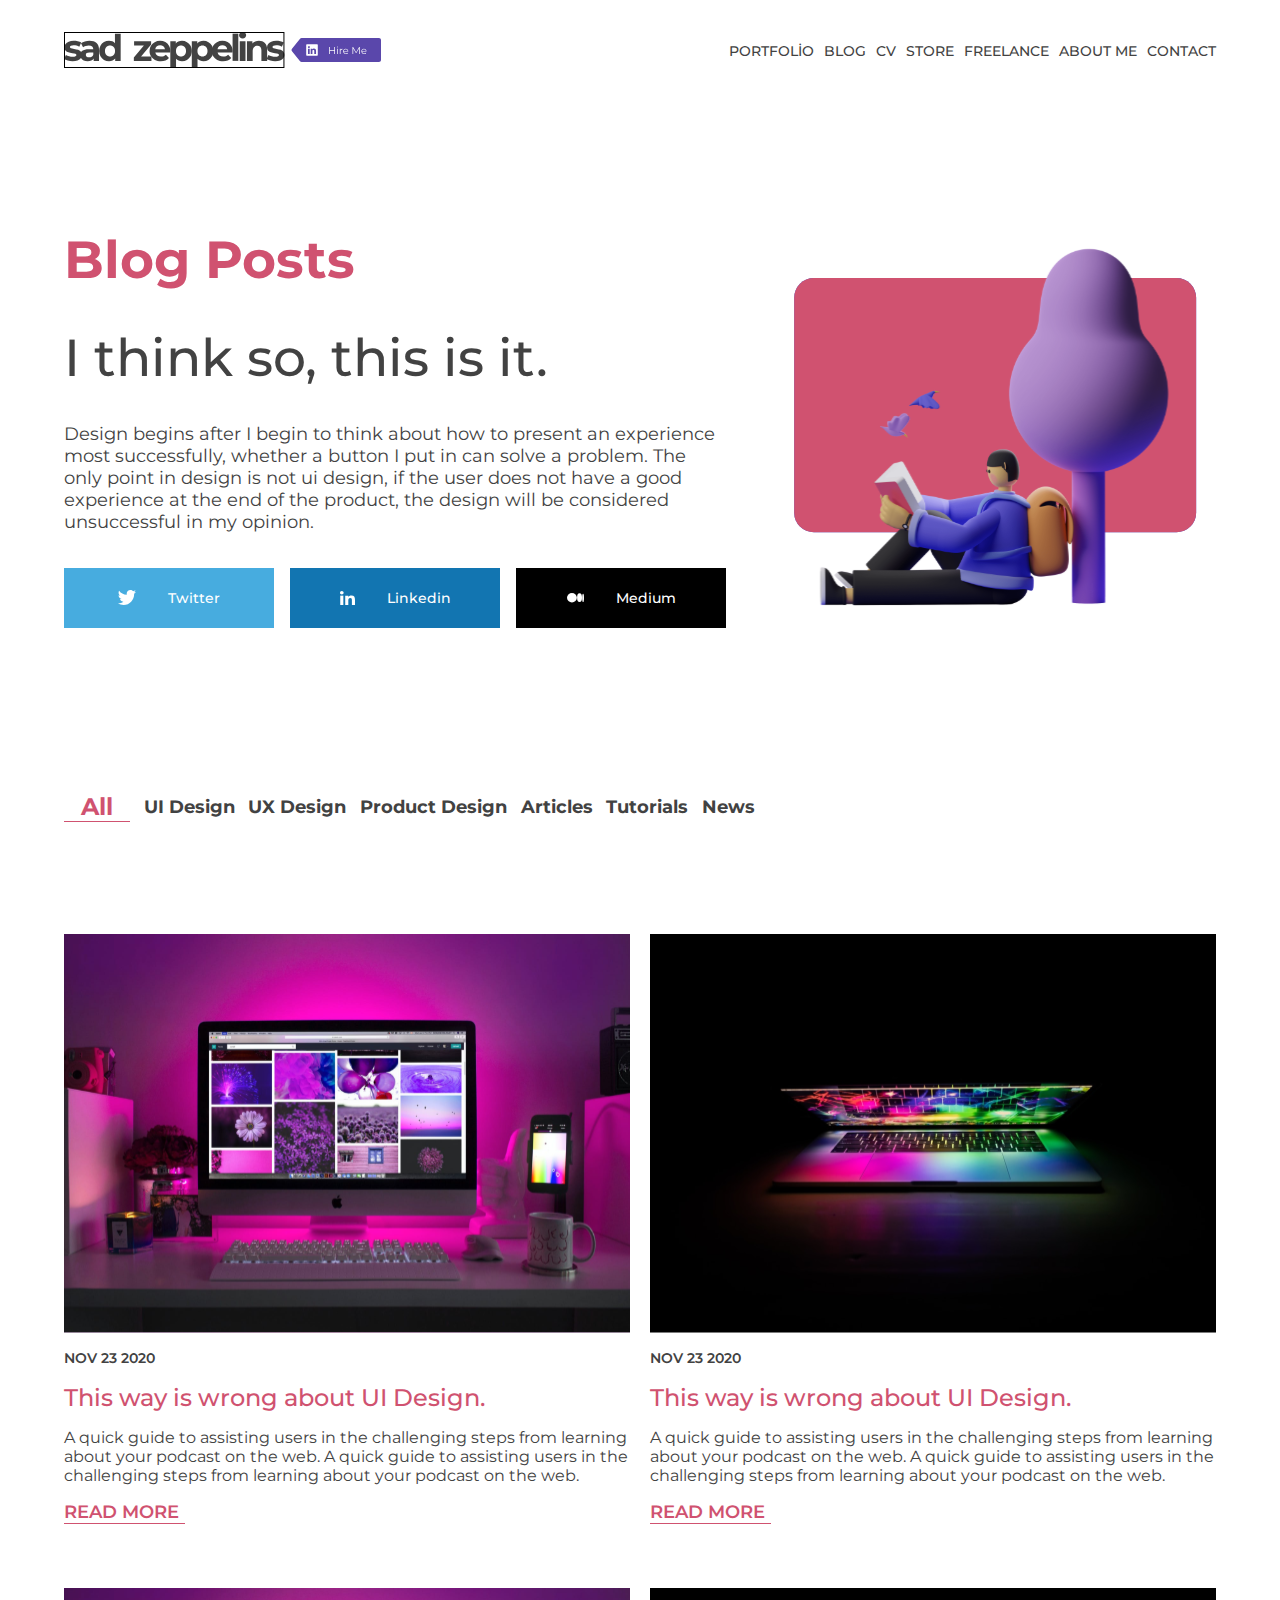
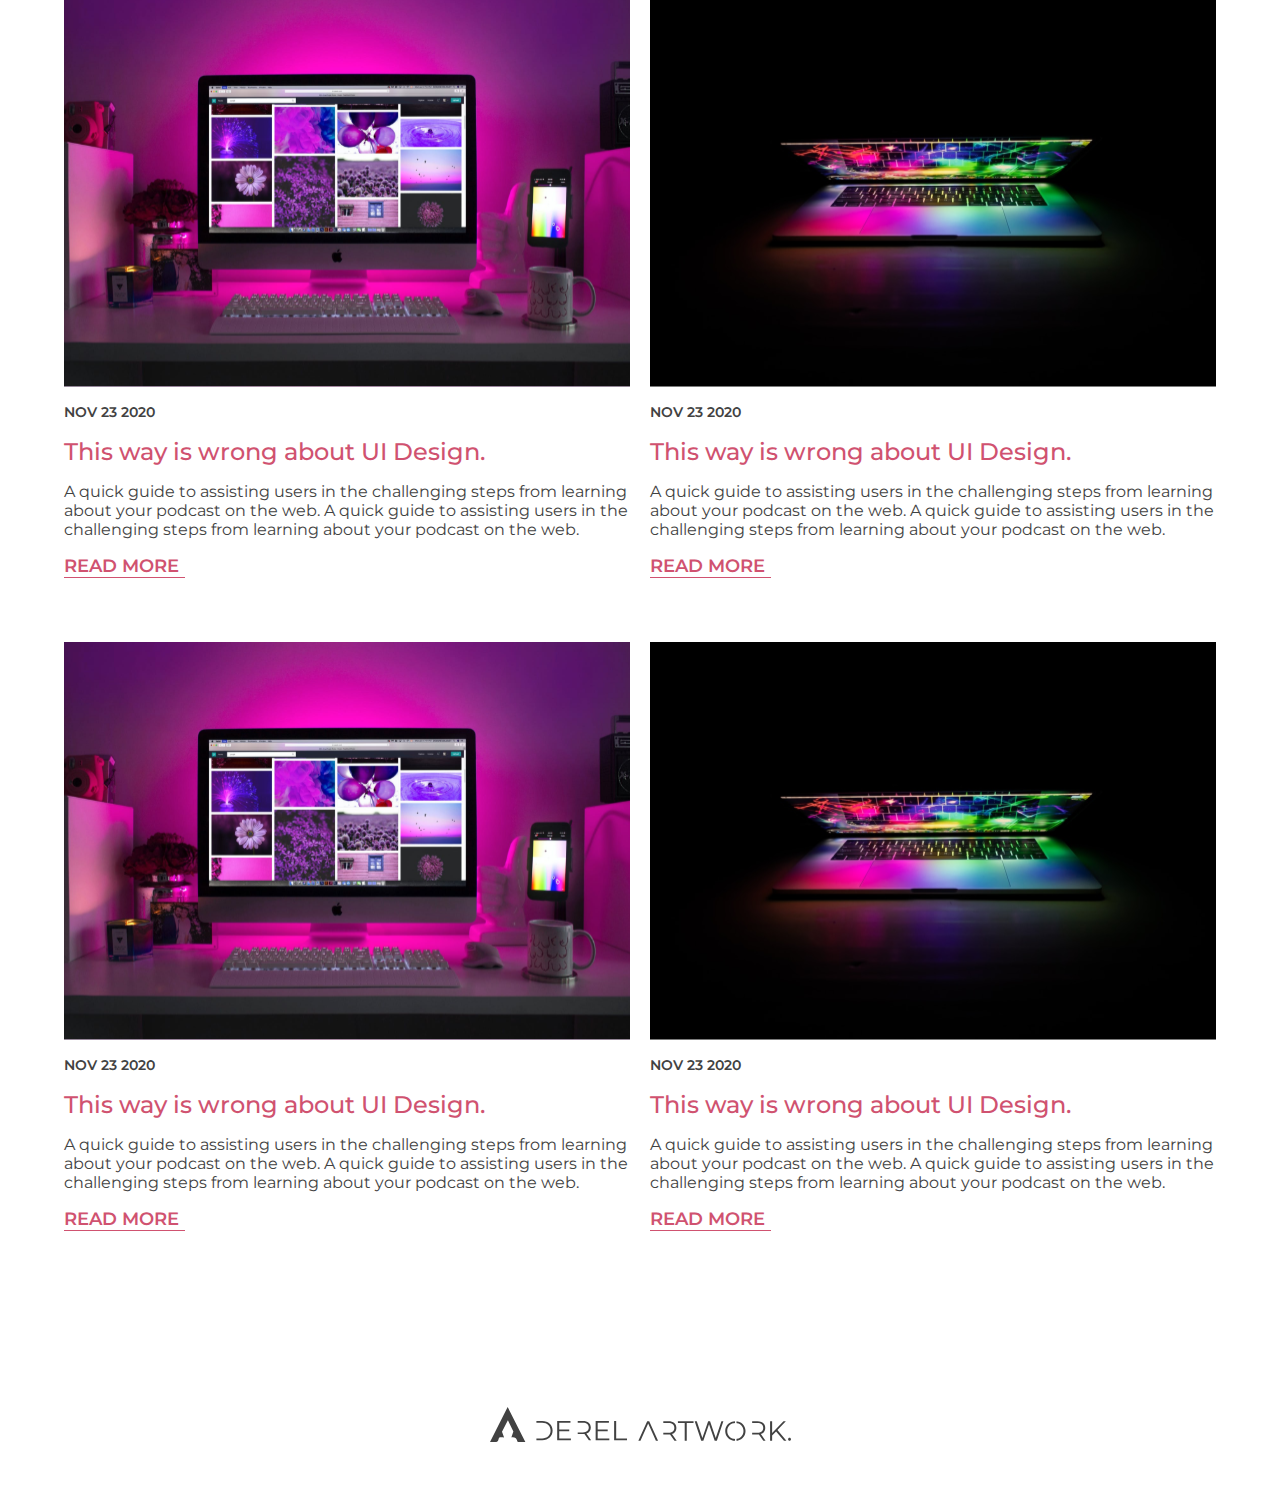
<file: index.html>
<!DOCTYPE html>
<html lang="en">

<head>
    <meta charset="UTF-8">
    <meta http-equiv="X-UA-Compatible" content="IE=edge">
    <meta name="viewport" content="width=device-width, initial-scale=1.0">
    <title>Zeppelins Home</title>
    <link rel="stylesheet" href="/index.css">
    <link rel="stylesheet" media="screen and (max-width: 1240px)" href="/middle.css" />
    <link rel="stylesheet" media="screen and (max-width: 940px)" href="/tablet.css" />
    <link rel="stylesheet" media="screen and (max-width: 788px)" href="/mobil.css" />
</head>

<body>
    <header>
        <div class="header-left">
            <img class="Header-Logo" src="/images/Header-Logo.svg" alt="Logo">
            <img Class="Header-Hire-Me" src="/images/Hire-Me.svg" alt="HireMe">
        </div>

        <div class="nav-bar">
            <ul>
                <li><a href="#">PORTFOLİO</a></li>
                <li><a class="active" href="/blog.html" target="_blank">BLOG</a></li>
                <li><a href="#">CV</a></li>
                <li><a href="#">STORE</a></li>
                <li><a href="#">FREELANCE</a></li>
                <li><a href="#">ABOUT ME</a></li>
                <li><a href="#">CONTACT</a></li>
            </ul>
        </div>
        <img class="icon" src="/images/menu-icon.svg" alt="">
    </header>
    <div class="banner">
        <div class="banner-left">
            <h1>Blog Posts</h1>
            <h3>I think so, this is it. </h3>
            <p>Design begins after I begin to think about how to present an experience most successfully, whether a
                button I put in can solve a problem. The only point in design is not ui design, if the user does not
                have a good experience at the end of the product, the design will be considered unsuccessful in my
                opinion.</p>
            <div class="buttons">

                <a class="Twitter" href="#"><img src="/images/twitter.svg" alt=""> Twitter</a>
                <a href="#"class="Linkedin"> <img src="/images/linked_in.svg" alt=""> Linkedin</a>
                <a href="#"class="Medium"> <img src="/images/medium.svg" alt=""> Medium</a>
            </div>


        </div>
        <div class="banner-right">
            <img src="/images/Banner-img.svg" alt="">
        </div>
    </div>

    <div class="section-nav">
      <ul>
        <li class="activeLi visible"><a class="active" href="#">All</a></li>
        <li class="visible"><a href="#">UI Design</a></li>
        <li class="visible"><a href="#">UX Design</a></li>
        <li class="visible"><a href="#">Product Design</a></li>
        <li class="none"><a href="#">Articles</a></li>
        <li class="none"><a href="#">Tutorials</a></li>
        <li class="none"><a href="#">News</a></li>
      </ul>
    </div>
    <section>
        <div class="cards">
            <img src="/images/Photo-1.svg" alt="">
            <span>NOV 23 2020</span>
            <h3>This way is wrong about UI Design.</h3>
            <p>A quick guide to assisting users in the challenging steps from learning about your podcast on the web.  A quick guide to assisting users in the challenging steps from learning about your podcast on the web.</p>
            <span class="more">READ MORE</span>
        </div>
        <div class="cards">
            <img src="/images/Photo-2.svg" alt="">
            <span>NOV 23 2020</span>
            <h3>This way is wrong about UI Design.</h3>
            <p>A quick guide to assisting users in the challenging steps from learning about your podcast on the web.  A quick guide to assisting users in the challenging steps from learning about your podcast on the web.</p>
            <span class="more">READ MORE</span>
        </div>
        <div class="cards">
            <img src="/images/Photo-1.svg" alt="">
            <span>NOV 23 2020</span>
            <h3>This way is wrong about UI Design.</h3>
            <p>A quick guide to assisting users in the challenging steps from learning about your podcast on the web.  A quick guide to assisting users in the challenging steps from learning about your podcast on the web.</p>
            <span class="more">READ MORE</span>
        </div>
        <div class="cards">
            <img src="/images/Photo-2.svg" alt="">
            <span>NOV 23 2020</span>
            <h3>This way is wrong about UI Design.</h3>
            <p>A quick guide to assisting users in the challenging steps from learning about your podcast on the web.  A quick guide to assisting users in the challenging steps from learning about your podcast on the web.</p>
            <span class="more">READ MORE</span>
        </div>
        <div class="cards">
            <img src="/images/Photo-1.svg" alt="">
            <span>NOV 23 2020</span>
            <h3>This way is wrong about UI Design.</h3>
            <p>A quick guide to assisting users in the challenging steps from learning about your podcast on the web.  A quick guide to assisting users in the challenging steps from learning about your podcast on the web.</p>
            <span class="more">READ MORE</span>
        </div>
        <div class="cards">
            <img src="/images/Photo-2.svg" alt="">
            <span>NOV 23 2020</span>
            <h3>This way is wrong about UI Design.</h3>
            <p>A quick guide to assisting users in the challenging steps from learning about your podcast on the web.  A quick guide to assisting users in the challenging steps from learning about your podcast on the web.</p>
            <span class="more">READ MORE</span>
        </div>
               
    </section>

    <footer>
        <img src="/images/FooterLogo.svg" alt="">
    </footer>


</body>

</html>
</file>
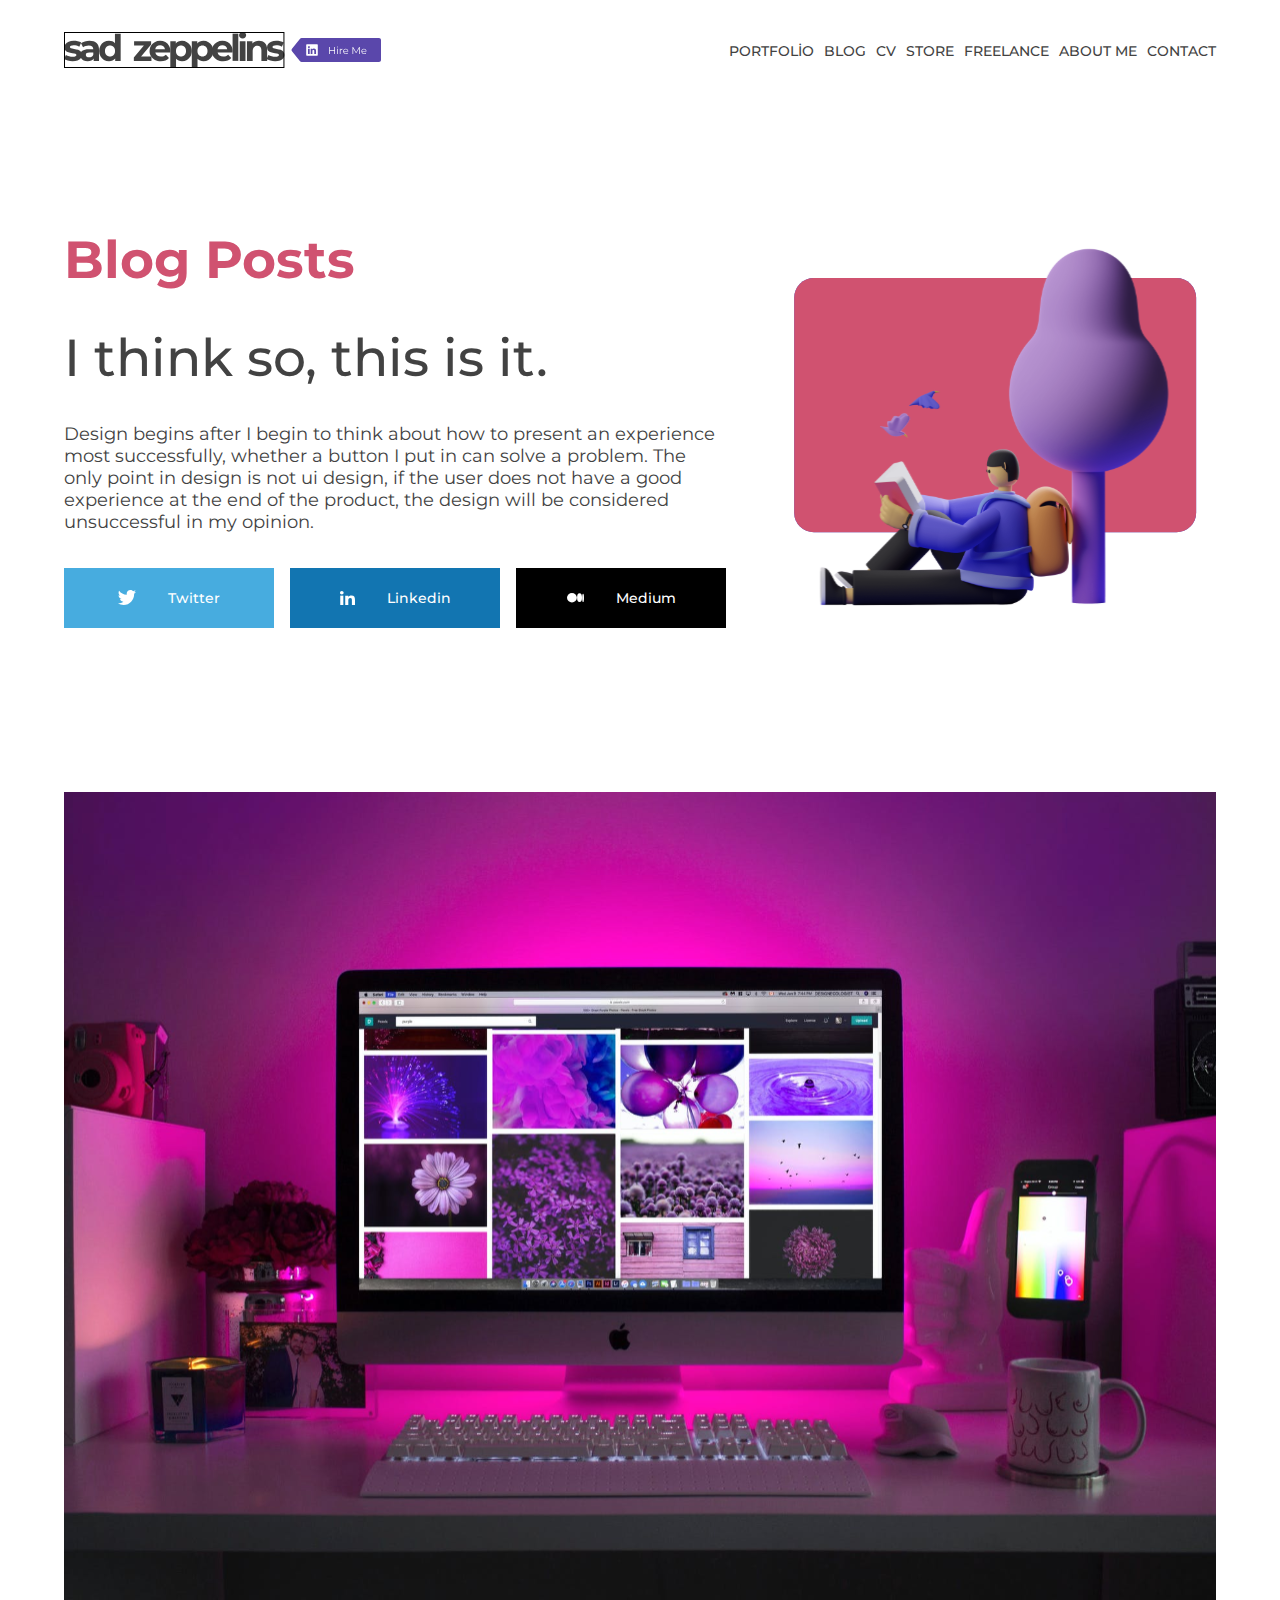
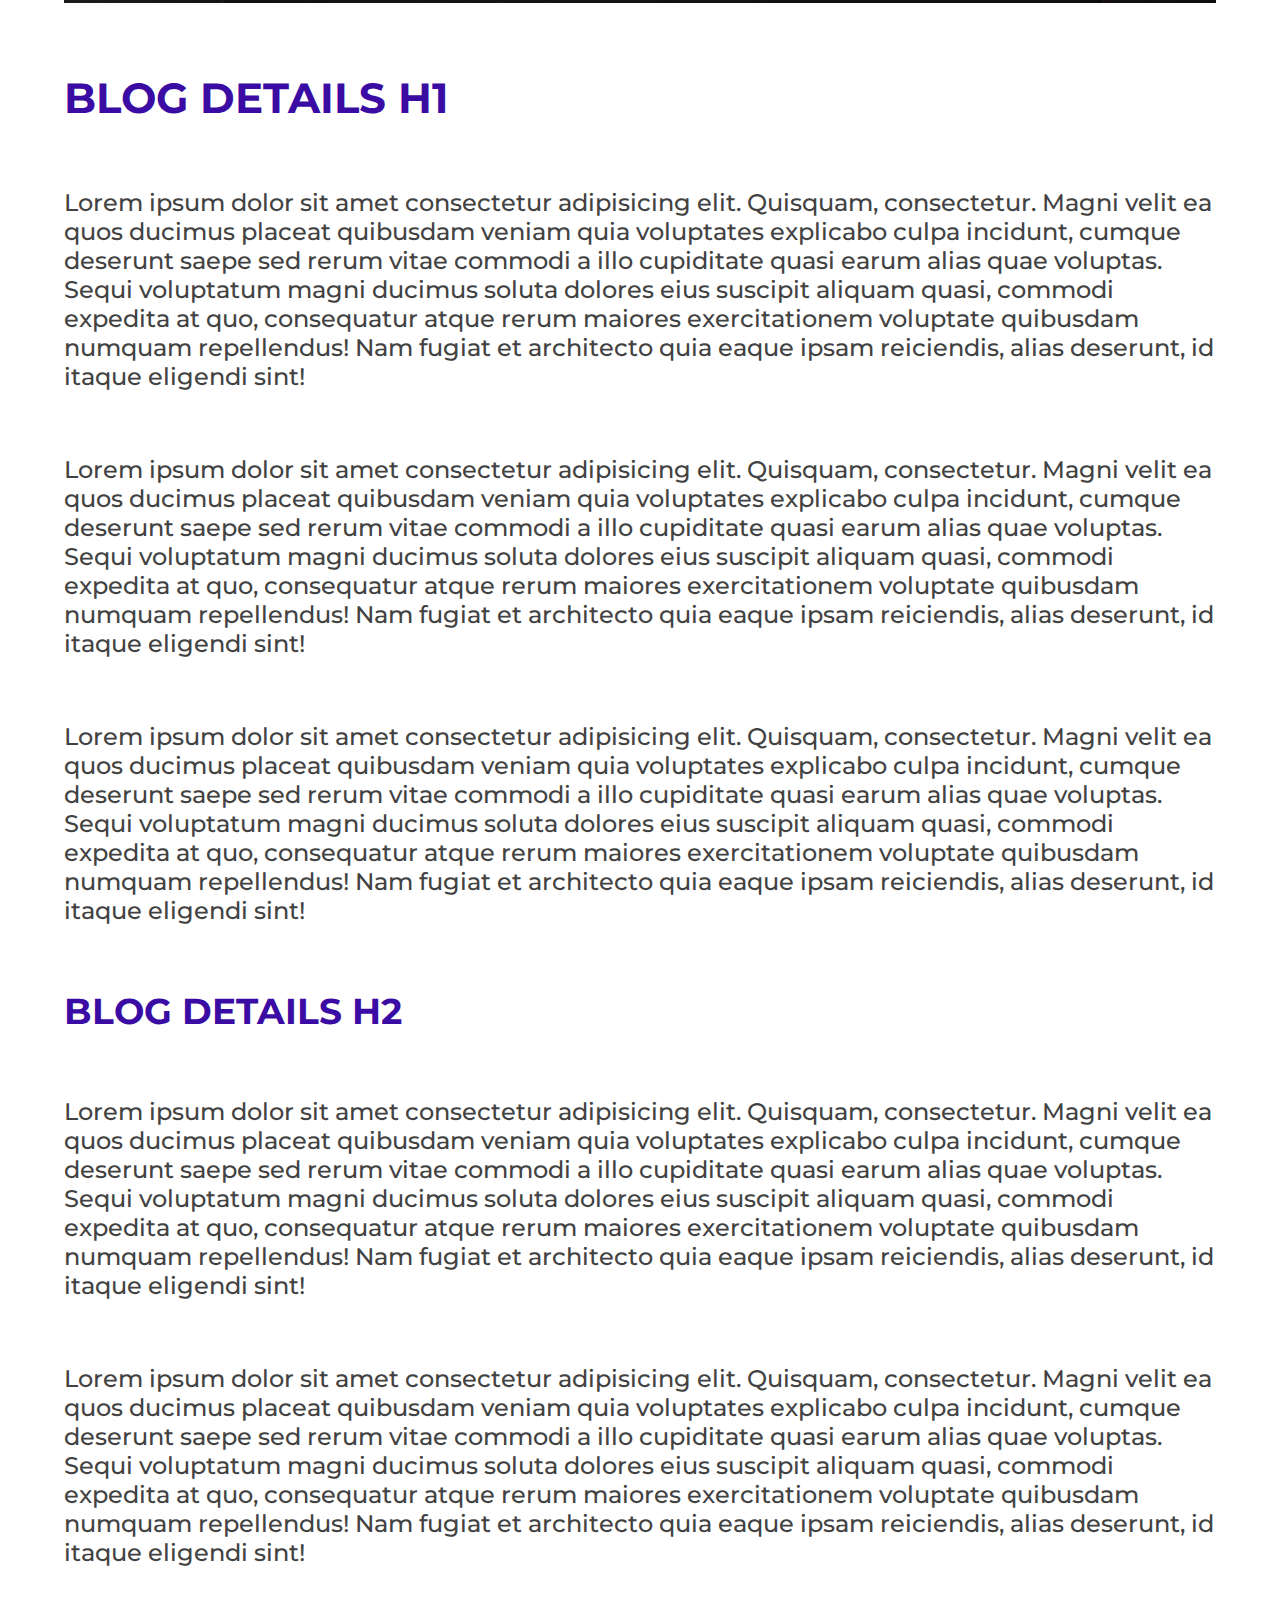
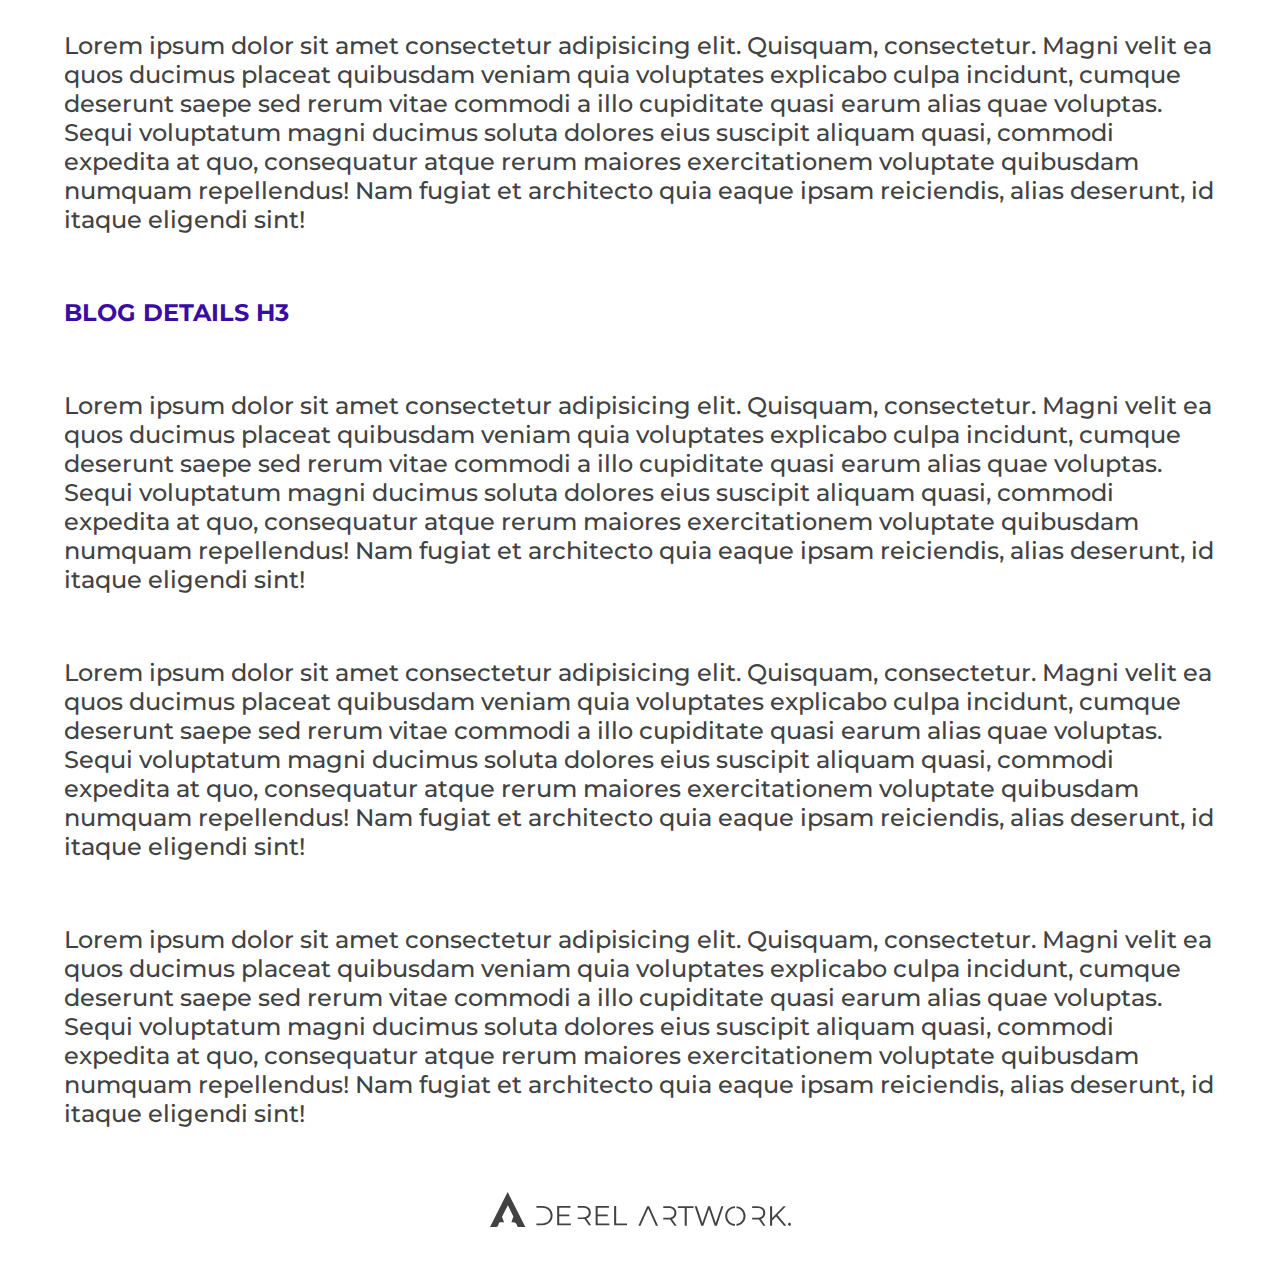
<file: blog.html>
<!DOCTYPE html>
<html lang="en">

<head>
    <meta charset="UTF-8">
    <meta http-equiv="X-UA-Compatible" content="IE=edge">
    <meta name="viewport" content="width=device-width, initial-scale=1.0">
    <title>BLOG</title>
    <link rel="stylesheet" href="/index.css">
    <link rel="stylesheet" media="screen and (max-width: 1240px)" href="/middle.css" />
    <link rel="stylesheet" media="screen and (max-width: 940px)" href="/tablet.css" />
    <link rel="stylesheet" media="screen and (max-width: 788px)" href="/mobil.css" />
</head>

<body>
    <header>
        <div class="header-left">
            <img class="Header-Logo" src="/images/Header-Logo.svg" alt="Logo">
            <img Class="Header-Hire-Me" src="/images/Hire-Me.svg" alt="HireMe">
        </div>

        <div class="nav-bar">
            <ul>
                <li><a href="#">PORTFOLİO</a></li>
                <li><a class="active" href="/blog.html" target="_blank">BLOG</a></li>
                <li><a href="#">CV</a></li>
                <li><a href="#">STORE</a></li>
                <li><a href="#">FREELANCE</a></li>
                <li><a href="#">ABOUT ME</a></li>
                <li><a href="#">CONTACT</a></li>
            </ul>
        </div>
        <img class="icon" src="/images/menu-icon.svg" alt="">
    </header>
    <div class="banner">
        <div class="banner-left">
            <h1>Blog Posts</h1>
            <h3>I think so, this is it. </h3>
            <p>Design begins after I begin to think about how to present an experience most successfully, whether a
                button I put in can solve a problem. The only point in design is not ui design, if the user does not
                have a good experience at the end of the product, the design will be considered unsuccessful in my
                opinion.</p>
            <div class="buttons">

                <a class="Twitter" href="#"><img src="/images/twitter.svg" alt=""> Twitter</a>
                <a href="#" class="Linkedin"> <img src="/images/linked_in.svg" alt=""> Linkedin</a>
                <a href="#" class="Medium"> <img src="/images/medium.svg" alt=""> Medium</a>
            </div>
        </div>
        <div class="banner-right">
            <img src="/images/Banner-img.svg" alt="">
        </div>
    </div>
    <div class="blog">
        <img src="/images/Photo-1.svg" alt="">
        <h1>BLOG DETAILS H1</h1>
        <p>Lorem ipsum dolor sit amet consectetur adipisicing elit. Quisquam, consectetur. Magni velit ea quos ducimus
            placeat quibusdam veniam quia voluptates explicabo culpa incidunt, cumque deserunt saepe sed rerum vitae
            commodi a illo cupiditate quasi earum alias quae voluptas. Sequi voluptatum magni ducimus soluta dolores
            eius suscipit aliquam quasi, commodi expedita at quo, consequatur atque rerum maiores exercitationem
            voluptate quibusdam numquam repellendus! Nam fugiat et architecto quia eaque ipsam reiciendis, alias
            deserunt, id itaque eligendi sint!</p>
        <p>Lorem ipsum dolor sit amet consectetur adipisicing elit. Quisquam, consectetur. Magni velit ea quos ducimus
            placeat quibusdam veniam quia voluptates explicabo culpa incidunt, cumque deserunt saepe sed rerum vitae
            commodi a illo cupiditate quasi earum alias quae voluptas. Sequi voluptatum magni ducimus soluta dolores
            eius suscipit aliquam quasi, commodi expedita at quo, consequatur atque rerum maiores exercitationem
            voluptate quibusdam numquam repellendus! Nam fugiat et architecto quia eaque ipsam reiciendis, alias
            deserunt, id itaque eligendi sint!</p>
        <p>Lorem ipsum dolor sit amet consectetur adipisicing elit. Quisquam, consectetur. Magni velit ea quos ducimus
            placeat quibusdam veniam quia voluptates explicabo culpa incidunt, cumque deserunt saepe sed rerum vitae
            commodi a illo cupiditate quasi earum alias quae voluptas. Sequi voluptatum magni ducimus soluta dolores
            eius suscipit aliquam quasi, commodi expedita at quo, consequatur atque rerum maiores exercitationem
            voluptate quibusdam numquam repellendus! Nam fugiat et architecto quia eaque ipsam reiciendis, alias
            deserunt, id itaque eligendi sint!</p>
        <h2>BLOG DETAILS H2</h2>
        <p>Lorem ipsum dolor sit amet consectetur adipisicing elit. Quisquam, consectetur. Magni velit ea quos ducimus
            placeat quibusdam veniam quia voluptates explicabo culpa incidunt, cumque deserunt saepe sed rerum vitae
            commodi a illo cupiditate quasi earum alias quae voluptas. Sequi voluptatum magni ducimus soluta dolores
            eius suscipit aliquam quasi, commodi expedita at quo, consequatur atque rerum maiores exercitationem
            voluptate quibusdam numquam repellendus! Nam fugiat et architecto quia eaque ipsam reiciendis, alias
            deserunt, id itaque eligendi sint!</p>
        <p>Lorem ipsum dolor sit amet consectetur adipisicing elit. Quisquam, consectetur. Magni velit ea quos ducimus
            placeat quibusdam veniam quia voluptates explicabo culpa incidunt, cumque deserunt saepe sed rerum vitae
            commodi a illo cupiditate quasi earum alias quae voluptas. Sequi voluptatum magni ducimus soluta dolores
            eius suscipit aliquam quasi, commodi expedita at quo, consequatur atque rerum maiores exercitationem
            voluptate quibusdam numquam repellendus! Nam fugiat et architecto quia eaque ipsam reiciendis, alias
            deserunt, id itaque eligendi sint!</p>
        <p>Lorem ipsum dolor sit amet consectetur adipisicing elit. Quisquam, consectetur. Magni velit ea quos ducimus
            placeat quibusdam veniam quia voluptates explicabo culpa incidunt, cumque deserunt saepe sed rerum vitae
            commodi a illo cupiditate quasi earum alias quae voluptas. Sequi voluptatum magni ducimus soluta dolores
            eius suscipit aliquam quasi, commodi expedita at quo, consequatur atque rerum maiores exercitationem
            voluptate quibusdam numquam repellendus! Nam fugiat et architecto quia eaque ipsam reiciendis, alias
            deserunt, id itaque eligendi sint!</p>
        <h3>BLOG DETAILS H3</h3>
        <p>Lorem ipsum dolor sit amet consectetur adipisicing elit. Quisquam, consectetur. Magni velit ea quos ducimus
            placeat quibusdam veniam quia voluptates explicabo culpa incidunt, cumque deserunt saepe sed rerum vitae
            commodi a illo cupiditate quasi earum alias quae voluptas. Sequi voluptatum magni ducimus soluta dolores
            eius suscipit aliquam quasi, commodi expedita at quo, consequatur atque rerum maiores exercitationem
            voluptate quibusdam numquam repellendus! Nam fugiat et architecto quia eaque ipsam reiciendis, alias
            deserunt, id itaque eligendi sint!</p>
        <p>Lorem ipsum dolor sit amet consectetur adipisicing elit. Quisquam, consectetur. Magni velit ea quos ducimus
            placeat quibusdam veniam quia voluptates explicabo culpa incidunt, cumque deserunt saepe sed rerum vitae
            commodi a illo cupiditate quasi earum alias quae voluptas. Sequi voluptatum magni ducimus soluta dolores
            eius suscipit aliquam quasi, commodi expedita at quo, consequatur atque rerum maiores exercitationem
            voluptate quibusdam numquam repellendus! Nam fugiat et architecto quia eaque ipsam reiciendis, alias
            deserunt, id itaque eligendi sint!</p>
        <p>Lorem ipsum dolor sit amet consectetur adipisicing elit. Quisquam, consectetur. Magni velit ea quos ducimus
            placeat quibusdam veniam quia voluptates explicabo culpa incidunt, cumque deserunt saepe sed rerum vitae
            commodi a illo cupiditate quasi earum alias quae voluptas. Sequi voluptatum magni ducimus soluta dolores
            eius suscipit aliquam quasi, commodi expedita at quo, consequatur atque rerum maiores exercitationem
            voluptate quibusdam numquam repellendus! Nam fugiat et architecto quia eaque ipsam reiciendis, alias
            deserunt, id itaque eligendi sint!</p>
    </div>

    <footer>
        <img src="/images/FooterLogo.svg" alt="">
    </footer>




</body>

</html>
</file>
<file: index.css>
@import url('https://fonts.googleapis.com/css2?family=Dancing+Script:wght@400;500;600;700&family=Happy+Monkey&family=Montserrat:ital,wght@0,300;0,400;0,500;0,600;0,700;0,800;0,900;1,300;1,400;1,500;1,600;1,700;1,800;1,900&display=swap');
*{
    margin: 0;
    padding: 0;
    box-sizing: border-box;
    font-family: 'Montserrat', sans-serif;
}

header {
    display: flex;  
    align-items: center;
    width: 90%;
    margin: 2rem auto;
    justify-content: space-between;

}

.header-left{
    display: flex;
    align-items: center;
    justify-content: center;
    gap: 6px;
}

.nav-bar ul{
    display: flex;
    list-style: none;
    gap: 10px;
}

.nav-bar ul li a{
    text-decoration: none;
    font-family: 'Montserrat', sans-serif;
    font-size: 14px;
    font-weight: 500;
    color: #424242;
}

.nav-bar ul li a:hover{
    color: #5A47AB ;
    font-weight: 600;
}

.icon {
    display: none;
}

.banner {
    display: flex;
    width: 90%;
    margin: 10rem auto;
    justify-content: space-between;
    gap: 3rem;
    
}

.banner-left {
    width: 60%;
    display: flex;
    flex-direction: column;
    justify-content: space-between;
    height: 400px;
}

.banner-left h1 {
    font-size: 52px;
    color: #D05270;
    font-weight: 700;

}

.banner-left h3 {
    font-size: 52px;
    color: #424242;
    font-weight: 500;
}

.banner-left p {
    font-size: 18px;
    font-weight: 400;
    color: #424242;
}

.banner-right {
    width: 40%; 
}

.banner-right img {
    width: 100%;
    height: 400px;
}
.buttons {
    display: flex;
    justify-content: space-between;
    align-items: center;
    gap: 1rem;
}

.buttons a {
    width: 33%;
    color: #fff;
    font-size: 14px;
    font-weight: 500;
    height: 60px;
    text-decoration: none;
    display: flex;
    align-items: center;
    justify-content: center;
}

.banner-left a img {
    padding-right: 2rem;
    text-align: center;
}

.Twitter {
    background-color: #47ACDF;
}

.Linkedin {
    background-color: #1275B1;
}

.Medium {
    background-color: #000000;
}

.section-nav {
    width: 90%;
    margin: 0 auto;
}

.section-nav ul {
    list-style: none;
    display: flex;
    width: 60%;
    justify-content: space-between;
    align-items: center;
}

.section-nav ul li {
    text-align: center;
    cursor: pointer;
}

.section-nav ul li a {
    text-decoration: none;
    color: #424242;
    font-size: 18px;
    font-weight: 700;
}

.activeLi {
   width: 66px; 
   border-bottom: 1px solid #D05270;
}

.section-nav ul li .active {
    color: #D05270;
    font-size: 24px;
    padding: 5px;
     
}

section {
    width: 90%;
    margin: 7rem auto;
    display: flex;
    flex-wrap: wrap;
    justify-content: space-between;
}

.cards {
    width: 49.1%;
    display: flex;
    flex-direction: column;
    gap: 1rem; 
    margin-bottom: 4rem;
}

.cards span {
    font-size: 14px;
    font-weight: 600;
    color: #424242;
}

.cards h3 {
    color: #D05270;
    font-size: 24px;
    font-weight: 500;
}

.cards p {
    font-weight: 400;
    font-size: 16px;
    color: #424242;
}

.cards .more {
    color: #D05270;
    border-bottom: 1px solid #D05270;
    width: 121px;
    font-size: 18px;
    cursor: pointer;
}

footer {
    text-align: center;
    margin-bottom: 3rem;
}

/* Blog Page CSS */

.blog {
    width: 90%;
    margin: 0 auto;
}

.blog img {
    width: 100%;
}

.blog h1 {
    color: #3A0CA3;
    font-size: 42px;
    font-weight: 700;
    margin: 4rem 0 ;
}

.blog h2 {
    color: #3A0CA3;
    font-size: 36px;
    font-weight: 700;
    margin: 4rem 0 ;
}

.blog h3 {
    color: #3A0CA3;
    font-size: 24px;
    font-weight: 700;
    margin: 4rem 0 ;
}

.blog p {
    color: #424242;
    font-size: 24px;
    font-weight: 500;
    margin: 4rem 0 ;
}
</file>
<file: middle.css>
section-nav ul {
    list-style: none;
    display: flex;
    width: 80%;
    justify-content: space-between;
    align-items: center;
}

.section-nav ul li {
    text-align: center;
    cursor: pointer;
}

.section-nav ul li a {
    text-decoration: none;
    color: #424242;
    font-size: 12px;
    font-weight: 700;
}

.activeLi {
   width: 66px; 
   border-bottom: 1px solid #D05270;
}

.section-nav ul li .active {
    color: #D05270;
    font-size: 18px;
    padding: 3px;
     
}
</file>
<file: tablet.css>
.nav-bar ul{
    display: flex;
    list-style: none;
    gap: 3px;
}

.nav-bar ul li a{
    text-decoration: none;
    font-family: 'Montserrat', sans-serif;
    font-size: 12px;
    font-weight: 500;
    color: #424242;
}

.nav-bar ul li a:hover{
    color: #5A47AB ;
    font-weight: 600;
}

.banner {
    margin-top: 3rem;
}

.buttons {
    display: flex;
    justify-content: space-between;
    align-items: center;
    gap: 1rem;
}

.buttons a {
    width: 33%;
    color: #fff;
    font-size: 12px;
    font-weight: 500;
    height: 30px;
    text-decoration: none;
    display: flex;
    align-items: center;
    justify-content: center;
}

.banner-left a img {
    padding-right: 1rem;
    text-align: center;
}
</file>
<file: mobil.css>
.nav-bar {
    display: none;

}

.icon {
    display: block;
}

.banner {
    margin-top: 3rem;
}

.banner-left {
    width: 100%;
    display: flex;
    flex-direction: column;
    gap: 1rem;
    height: 300px;
}

.banner-left h1 {
    font-size: 24px;
    font-weight: 700;
}

.banner-left h3 {
    font-size: 20px;
    font-weight: 500;
}


.banner-right {
    display: none;
}

.buttons {
    display: flex;
    justify-content: space-between;
    align-items: center;
    gap: 1rem;
}

.buttons a {
    width: 33%;
    color: #fff;
    font-size: 14px;
    font-weight: 500;
    height: 60px;
    text-decoration: none;
    display: flex;
    align-items: center;
    justify-content: center;
}

.banner-left a img {
    padding-right: 2rem;
    text-align: center;
}

.section-nav ul {
    width: 100%;
    margin: 0 auto;
}

.section-nav .visible {
    width: 100%;
}

.section-nav .none {
    display: none;
}

@media (max-width:576px) {
    section {
        display: flex;
        flex-direction: column;
        gap: 1rem;
    }

    .cards {
        width: 100%;
    }
}
</file>
